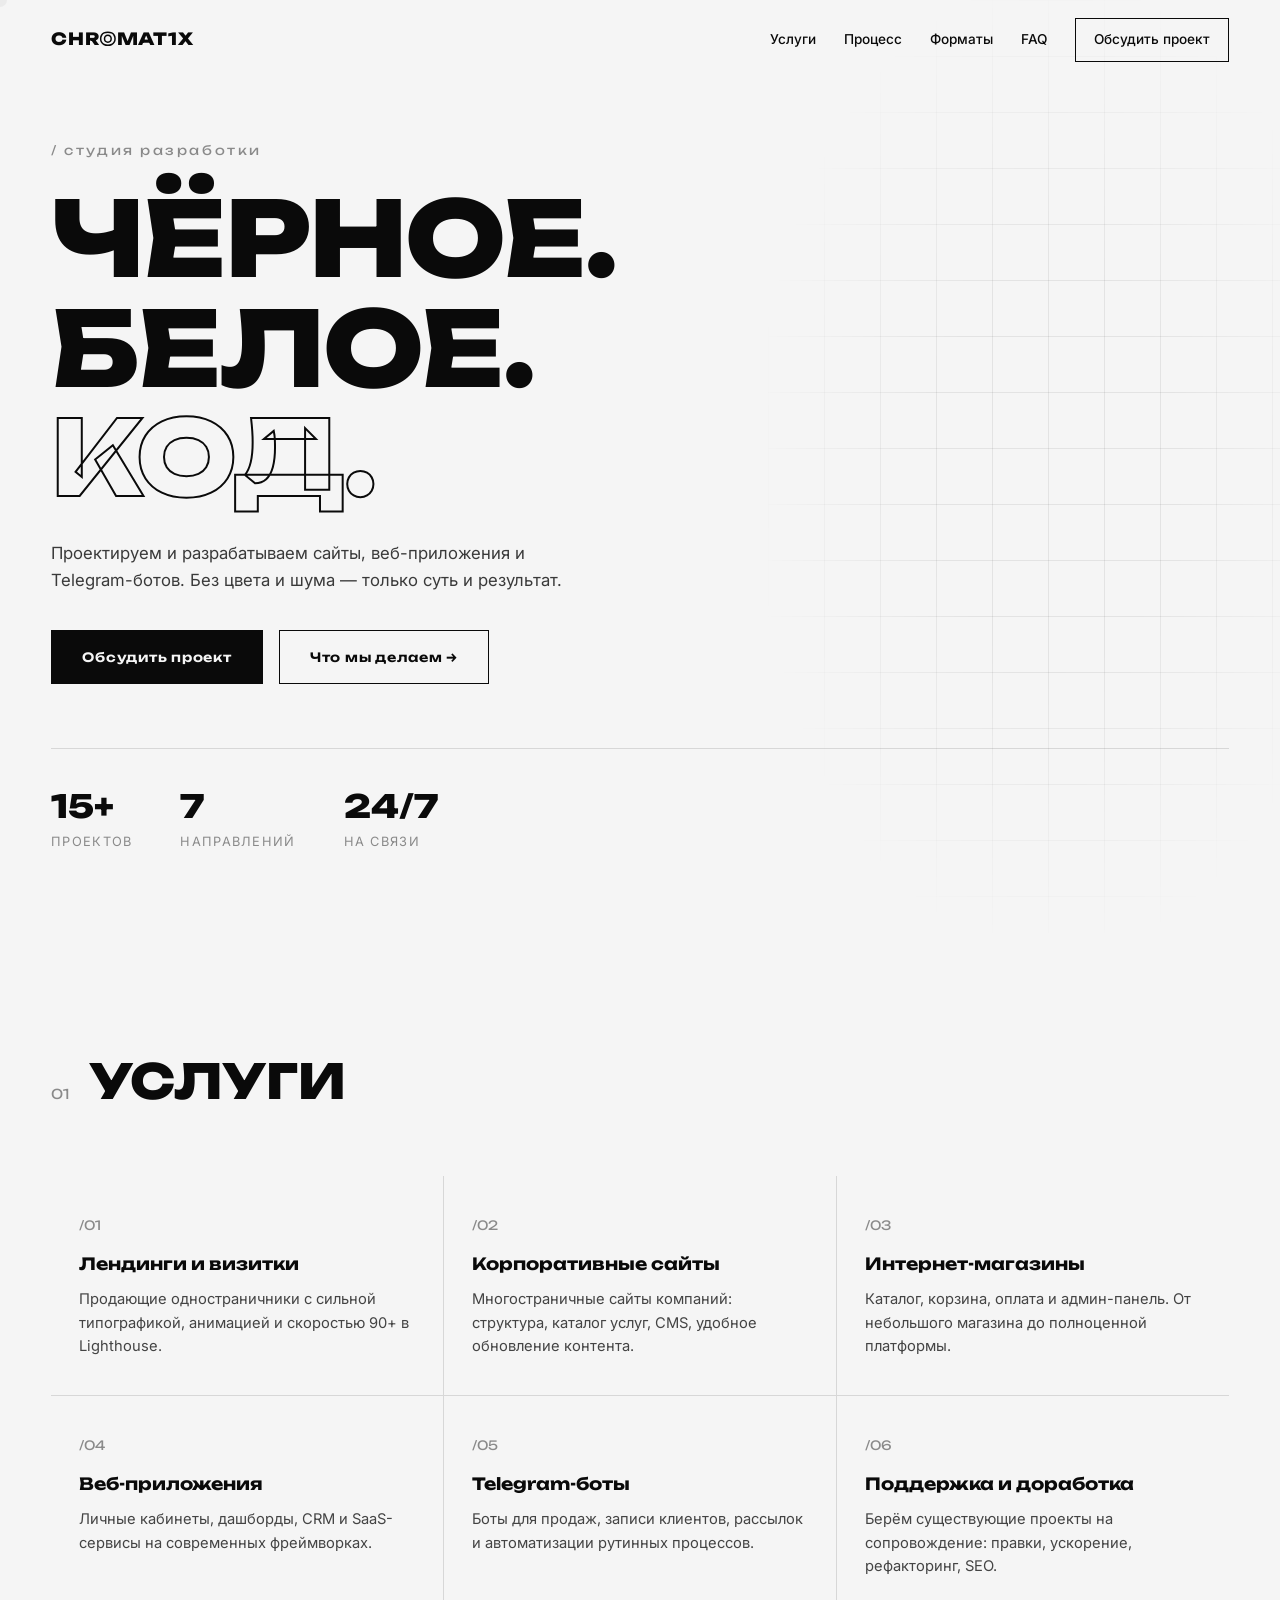
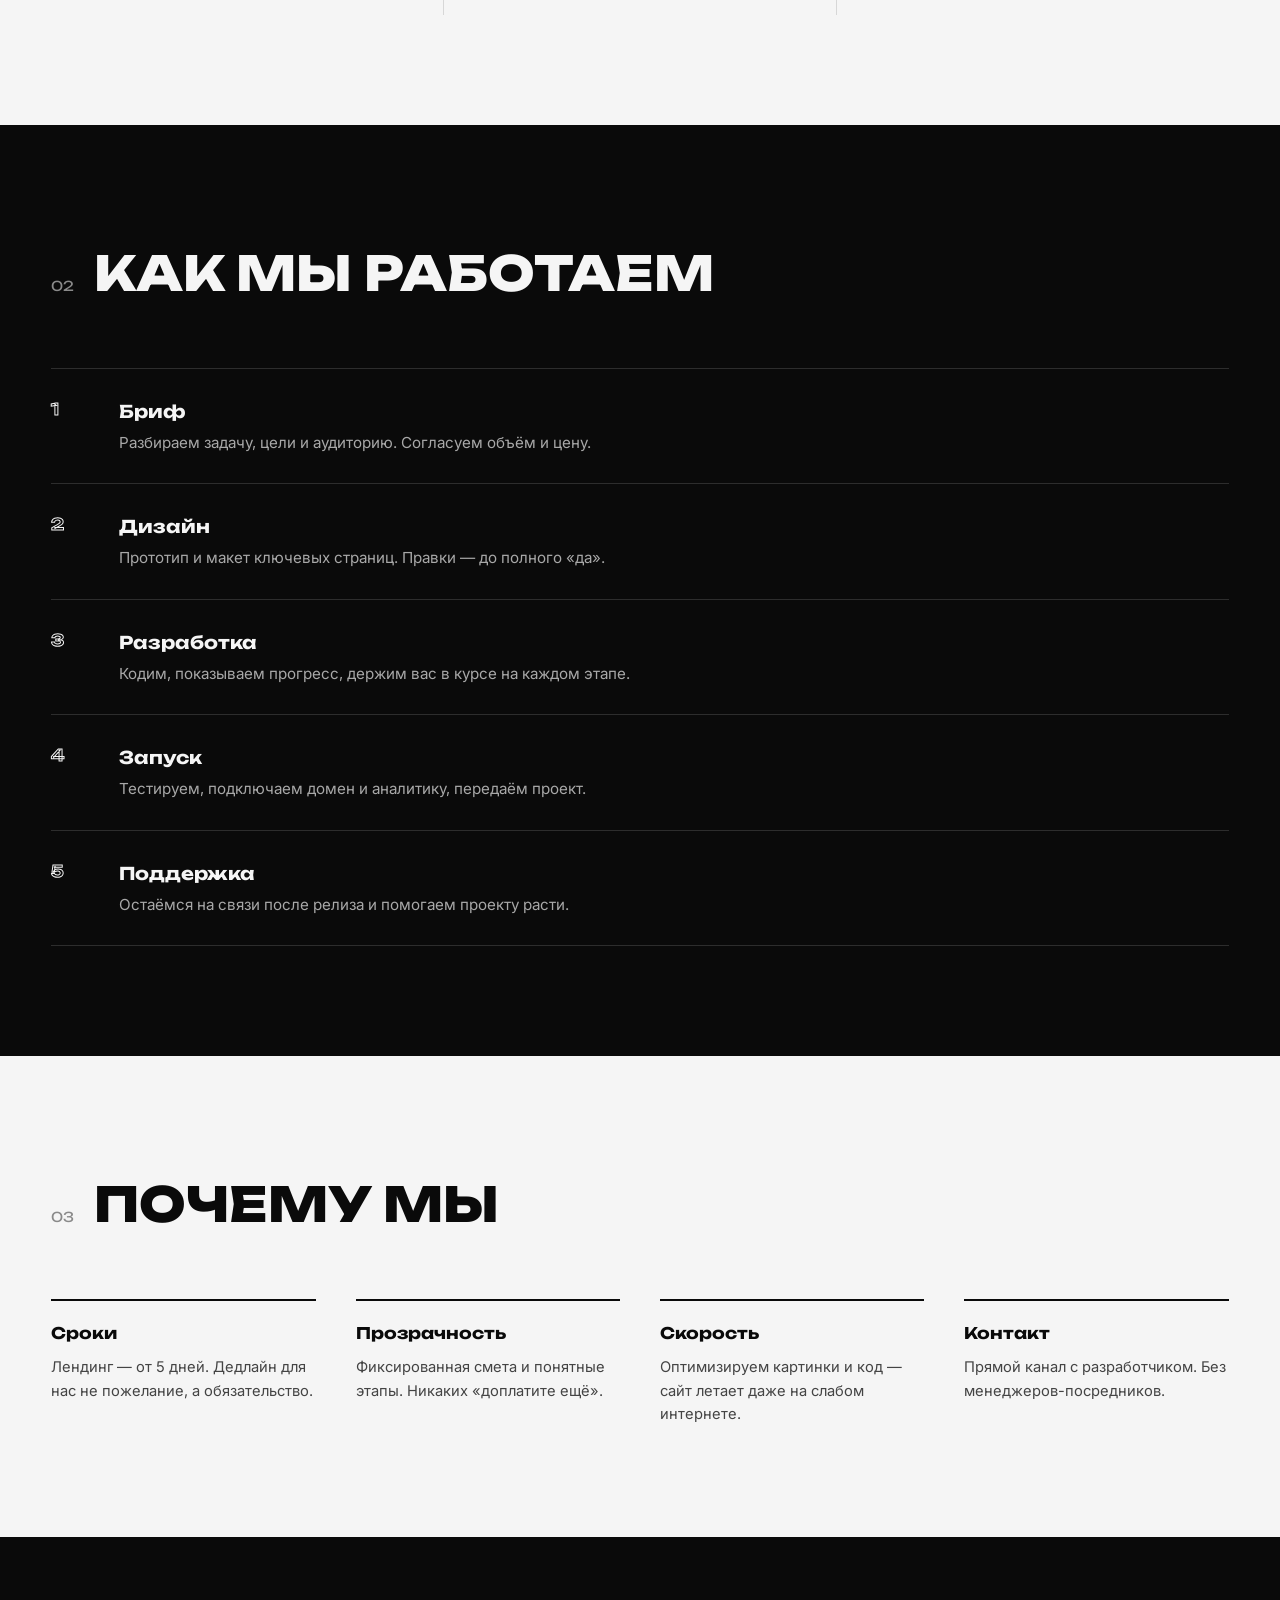
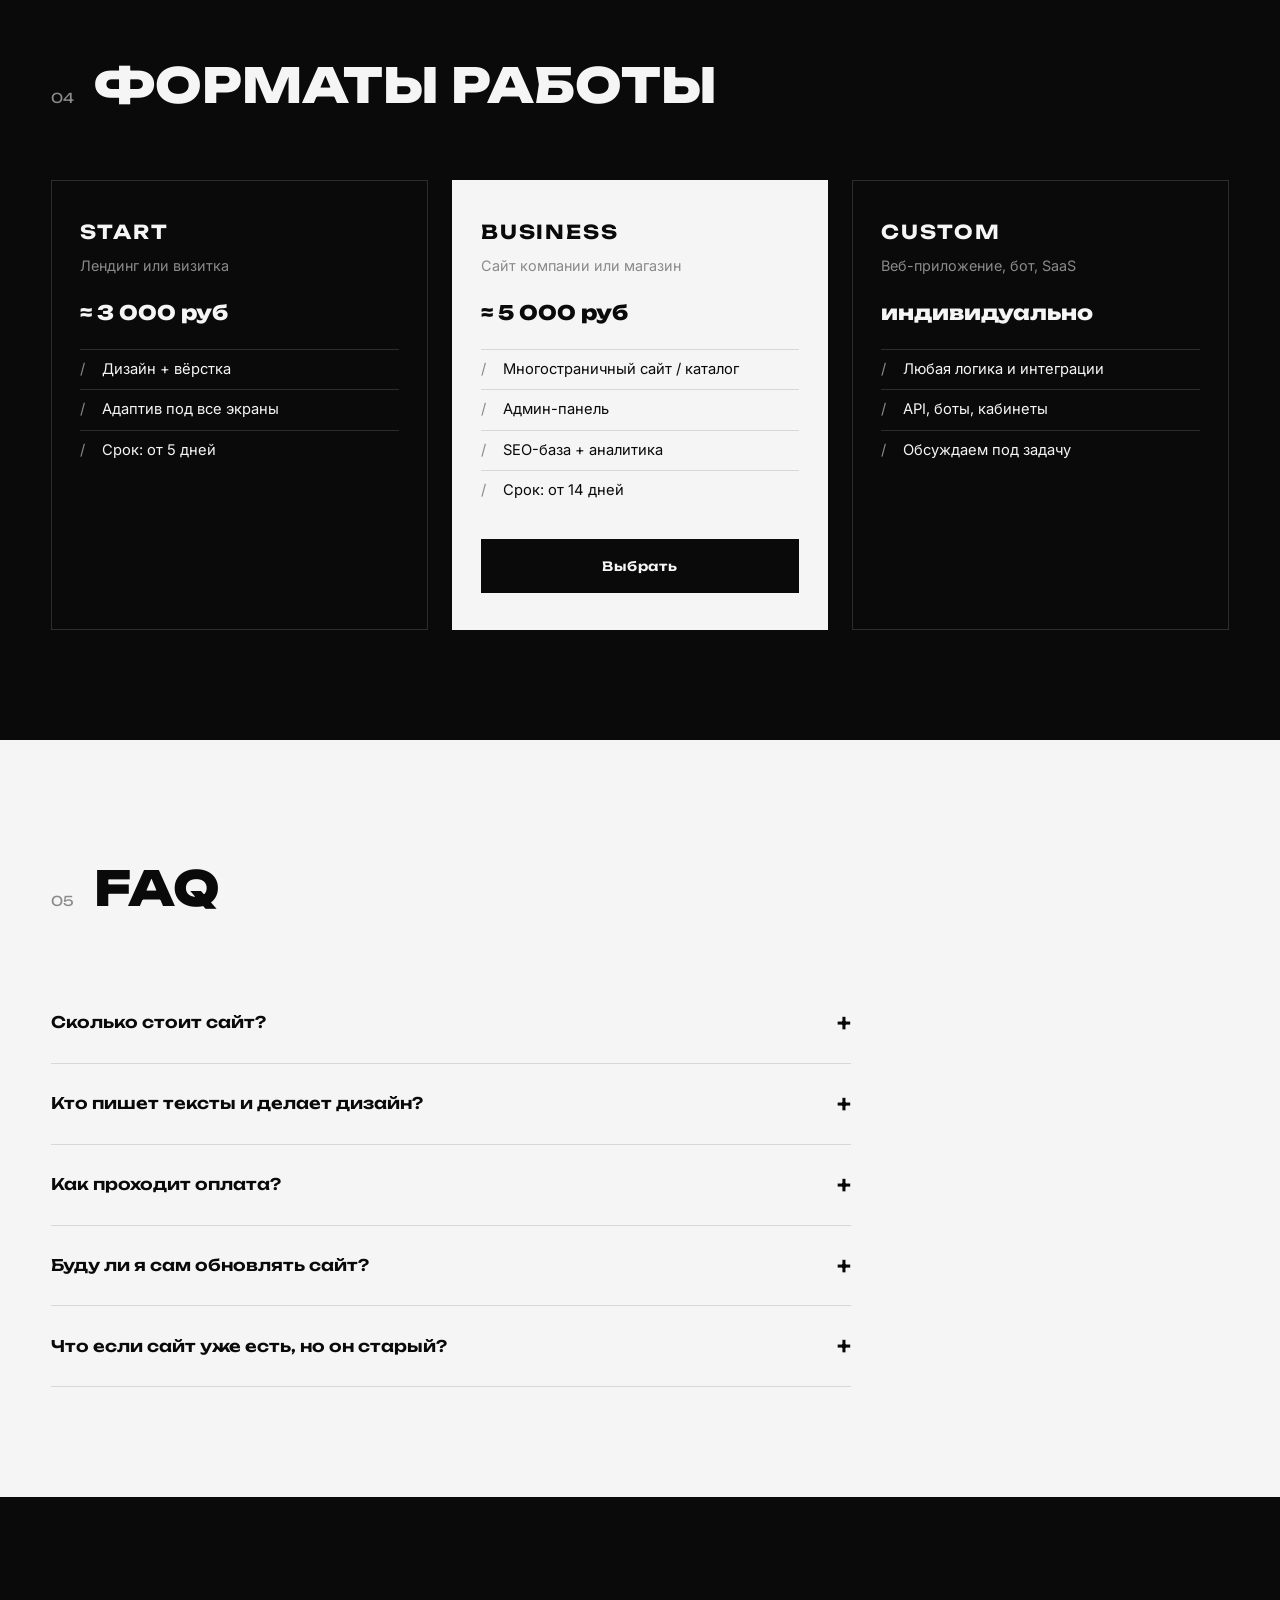
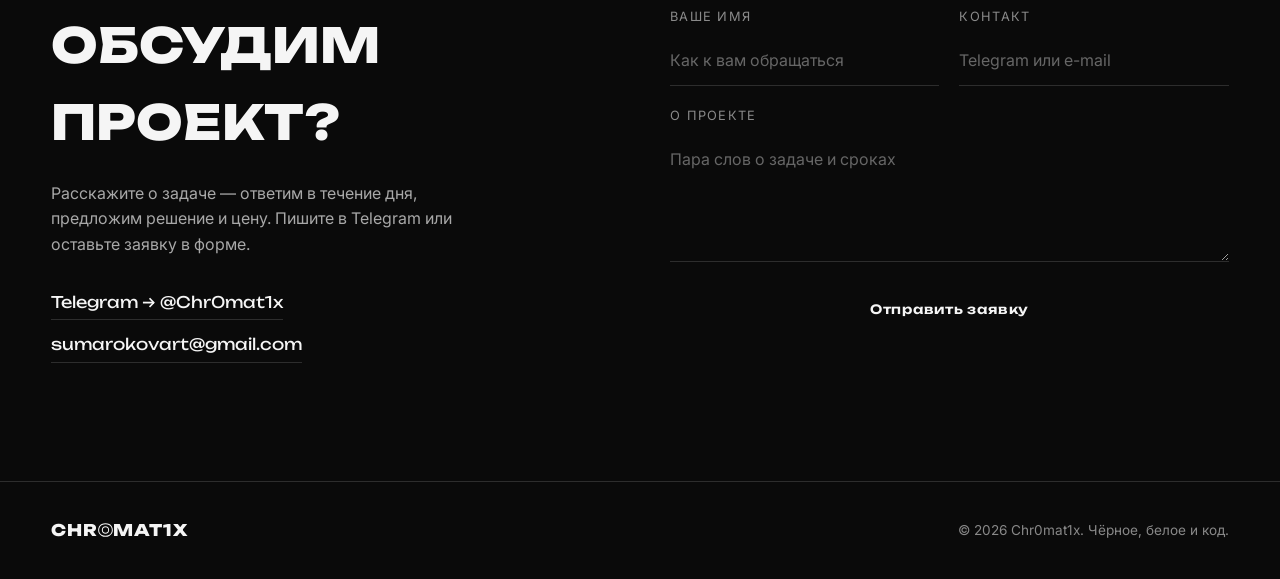
<file: index.html>
<!DOCTYPE html>
<html lang="ru">
<head>
  <meta charset="UTF-8">
  <meta name="viewport" content="width=device-width, initial-scale=1.0">
  <title>Chr0mat1x — разработка сайтов и цифровых продуктов</title>
  <meta name="description" content="Chr0mat1x — создаём сайты, веб-приложения и Telegram-ботов. Лендинги от 5 дней, чёрно-белый минимализм, фиксированная смета. Чёрное, белое и код.">
  <meta name="keywords" content="Chr0mat1x, разработка сайтов, создать сайт, лендинг, веб-разработка, telegram бот разработка, сайт под ключ">
  <meta name="author" content="Chr0mat1x">
  <link rel="canonical" href="https://chr0mat1x.github.io/chr0mat1x-site/">

  <!-- Open Graph: карточка при отправке ссылки в Telegram, VK, WhatsApp -->
  <meta property="og:type" content="website">
  <meta property="og:title" content="Chr0mat1x — разработка сайтов и цифровых продуктов">
  <meta property="og:description" content="Сайты, веб-приложения и Telegram-боты. Лендинг от 5 дней. Чёрное, белое и код.">
  <meta property="og:url" content="https://chr0mat1x.github.io/chr0mat1x-site/">
  <meta property="og:locale" content="ru_RU">

  <!-- Twitter card -->
  <meta name="twitter:card" content="summary">
  <meta name="twitter:title" content="Chr0mat1x — разработка сайтов">
  <meta name="twitter:description" content="Сайты, веб-приложения и Telegram-боты. Лендинг от 5 дней.">

  <!-- Порядок в поиске: не показывать форме «Найти похожие» дубли -->
  <meta name="robots" content="index, follow">

  <!-- Микроразметка для поисковиков -->
  <script type="application/ld+json">
  {
    "@context": "https://schema.org",
    "@type": "ProfessionalService",
    "name": "Chr0mat1x",
    "url": "https://chr0mat1x.github.io/chr0mat1x-site/",
    "description": "Разработка сайтов, веб-приложений и Telegram-ботов. Лендинги от 5 дней.",
    "email": "sumarokovart@gmail.com",
    "priceRange": "3000-5000 RUB",
    "makesOffer": [
      { "@type": "Offer", "itemOffered": { "@type": "Service", "name": "Лендинги и сайты-визитки" } },
      { "@type": "Offer", "itemOffered": { "@type": "Service", "name": "Корпоративные сайты и интернет-магазины" } },
      { "@type": "Offer", "itemOffered": { "@type": "Service", "name": "Веб-приложения и Telegram-боты" } }
    ]
  }
  </script>
  <link rel="preconnect" href="https://fonts.googleapis.com">
  <link rel="preconnect" href="https://fonts.gstatic.com" crossorigin>
  <link href="https://fonts.googleapis.com/css2?family=Unbounded:wght@400;600;800&family=Inter:wght@400;500;600&display=swap" rel="stylesheet">
  <link rel="stylesheet" href="css/style.css">
  <script>document.documentElement.classList.add('js');</script>
  <link rel="icon" href="data:image/svg+xml,<svg xmlns='http://www.w3.org/2000/svg' viewBox='0 0 100 100'><rect width='100' height='100' fill='black'/><text x='50' y='68' font-size='55' font-family='monospace' fill='white' text-anchor='middle'>C</text></svg>">
</head>
<body>

  <div class="preloader" id="preloader"><span class="preloader__text">CHR0MAT1X</span></div>
  <div class="cursor" id="cursor"></div>

  <header class="header" id="header">
    <div class="container header__inner">
      <a href="#hero" class="logo">CHR<span class="logo__accent">0</span>MAT1X</a>
      <nav class="nav" id="nav">
        <a href="#services" class="nav__link">Услуги</a>
        <a href="#process" class="nav__link">Процесс</a>
        <a href="#pricing" class="nav__link">Форматы</a>
        <a href="#faq" class="nav__link">FAQ</a>
        <a href="#contact" class="nav__link nav__link--cta">Обсудить проект</a>
      </nav>
      <button class="burger" id="burger" aria-label="Меню"><span></span><span></span><span></span></button>
    </div>
  </header>

  <section class="hero" id="hero">
    <div class="container">
      <p class="hero__tag reveal">/ студия разработки</p>
      <h1 class="hero__title">
        <span class="reveal">ЧЁРНОЕ.</span><br>
        <span class="reveal">БЕЛОЕ.</span><br>
        <span class="reveal hero__title-outline">КОД.</span>
      </h1>
      <p class="hero__sub reveal">Проектируем и разрабатываем сайты, веб-приложения и Telegram-ботов. Без цвета и шума — только суть и результат.</p>
      <div class="hero__actions reveal">
        <a href="#contact" class="btn btn--fill">Обсудить проект</a>
        <a href="#services" class="btn btn--ghost">Что мы делаем →</a>
      </div>
      <div class="hero__stats reveal">
        <div class="stat"><span class="stat__num">15+</span><span class="stat__label">проектов</span></div>
        <div class="stat"><span class="stat__num">7</span><span class="stat__label">направлений</span></div>
        <div class="stat"><span class="stat__num">24/7</span><span class="stat__label">на связи</span></div>
      </div>
    </div>
    <div class="hero__grid" aria-hidden="true"></div>
  </section>

  <section class="section" id="services">
    <div class="container">
      <div class="section__head reveal">
        <span class="section__num">01</span>
        <h2 class="section__title">Услуги</h2>
      </div>
      <div class="services">
        <article class="service reveal">
          <span class="service__index">/01</span>
          <h3>Лендинги и визитки</h3>
          <p>Продающие одностраничники с сильной типографикой, анимацией и скоростью 90+ в Lighthouse.</p>
        </article>
        <article class="service reveal">
          <span class="service__index">/02</span>
          <h3>Корпоративные сайты</h3>
          <p>Многостраничные сайты компаний: структура, каталог услуг, CMS, удобное обновление контента.</p>
        </article>
        <article class="service reveal">
          <span class="service__index">/03</span>
          <h3>Интернет-магазины</h3>
          <p>Каталог, корзина, оплата и админ-панель. От небольшого магазина до полноценной платформы.</p>
        </article>
        <article class="service reveal">
          <span class="service__index">/04</span>
          <h3>Веб-приложения</h3>
          <p>Личные кабинеты, дашборды, CRM и SaaS-сервисы на современных фреймворках.</p>
        </article>
        <article class="service reveal">
          <span class="service__index">/05</span>
          <h3>Telegram-боты</h3>
          <p>Боты для продаж, записи клиентов, рассылок и автоматизации рутинных процессов.</p>
        </article>
        <article class="service reveal">
          <span class="service__index">/06</span>
          <h3>Поддержка и доработка</h3>
          <p>Берём существующие проекты на сопровождение: правки, ускорение, рефакторинг, SEO.</p>
        </article>
      </div>
    </div>
  </section>

  <section class="section section--dark" id="process">
    <div class="container">
      <div class="section__head reveal">
        <span class="section__num">02</span>
        <h2 class="section__title">Как мы работаем</h2>
      </div>
      <ol class="process">
        <li class="process__step reveal"><span class="process__num">1</span><div><h3>Бриф</h3><p>Разбираем задачу, цели и аудиторию. Согласуем объём и цену.</p></div></li>
        <li class="process__step reveal"><span class="process__num">2</span><div><h3>Дизайн</h3><p>Прототип и макет ключевых страниц. Правки — до полного «да».</p></div></li>
        <li class="process__step reveal"><span class="process__num">3</span><div><h3>Разработка</h3><p>Кодим, показываем прогресс, держим вас в курсе на каждом этапе.</p></div></li>
        <li class="process__step reveal"><span class="process__num">4</span><div><h3>Запуск</h3><p>Тестируем, подключаем домен и аналитику, передаём проект.</p></div></li>
        <li class="process__step reveal"><span class="process__num">5</span><div><h3>Поддержка</h3><p>Остаёмся на связи после релиза и помогаем проекту расти.</p></div></li>
      </ol>
    </div>
  </section>

  <section class="section" id="why">
    <div class="container">
      <div class="section__head reveal">
        <span class="section__num">03</span>
        <h2 class="section__title">Почему мы</h2>
      </div>
      <div class="why">
        <div class="why__item reveal"><h3>Сроки</h3><p>Лендинг — от 5 дней. Дедлайн для нас не пожелание, а обязательство.</p></div>
        <div class="why__item reveal"><h3>Прозрачность</h3><p>Фиксированная смета и понятные этапы. Никаких «доплатите ещё».</p></div>
        <div class="why__item reveal"><h3>Скорость</h3><p>Оптимизируем картинки и код — сайт летает даже на слабом интернете.</p></div>
        <div class="why__item reveal"><h3>Контакт</h3><p>Прямой канал с разработчиком. Без менеджеров-посредников.</p></div>
      </div>
    </div>
  </section>

  <section class="section section--dark" id="pricing">
    <div class="container">
      <div class="section__head reveal">
        <span class="section__num">04</span>
        <h2 class="section__title">Форматы работы</h2>
      </div>
      <div class="pricing">
        <article class="price reveal">
          <h3>START</h3>
          <p class="price__desc">Лендинг или визитка</p>
          <p class="price__value">≈ 3 000 руб</p>
          <ul><li>Дизайн + вёрстка</li><li>Адаптив под все экраны</li><li>Срок: от 5 дней</li></ul>
          <a href="#contact" class="btn btn--ghost btn--wide">Выбрать</a>
        </article>
        <article class="price price--featured reveal">
          <h3>BUSINESS</h3>
          <p class="price__desc">Сайт компании или магазин</p>
          <p class="price__value">≈ 5 000 руб</p>
          <ul><li>Многостраничный сайт / каталог</li><li>Админ-панель</li><li>SEO-база + аналитика</li><li>Срок: от 14 дней</li></ul>
          <a href="#contact" class="btn btn--fill btn--wide">Выбрать</a>
        </article>
        <article class="price reveal">
          <h3>CUSTOM</h3>
          <p class="price__desc">Веб-приложение, бот, SaaS</p>
          <p class="price__value">индивидуально</p>
          <ul><li>Любая логика и интеграции</li><li>API, боты, кабинеты</li><li>Обсуждаем под задачу</li></ul>
          <a href="#contact" class="btn btn--ghost btn--wide">Обсудить</a>
        </article>
      </div>
    </div>
  </section>

  <section class="section" id="faq">
    <div class="container">
      <div class="section__head reveal">
        <span class="section__num">05</span>
        <h2 class="section__title">FAQ</h2>
      </div>
      <div class="faq">
        <details class="faq__item reveal">
          <summary>Сколько стоит сайт?</summary>
          <p>Ориентировочно от 3 000 до 5 000 руб в зависимости от объёма и задачи. После короткого брифа называем точную стоимость — она фиксируется в смете и в процессе не растёт.</p>
        </details>
        <details class="faq__item reveal">
          <summary>Кто пишет тексты и делает дизайн?</summary>
          <p>Дизайн делаем сами. Тексты можем взять на себя или поработать с вашим контентом — обсудим на брифе.</p>
        </details>
        <details class="faq__item reveal">
          <summary>Как проходит оплата?</summary>
          <p>По этапам: 50% предоплата, остаток после приёмки. Работаем по договору или как самозанятые — как удобно вам.</p>
        </details>
        <details class="faq__item reveal">
          <summary>Буду ли я сам обновлять сайт?</summary>
          <p>Да. Подключаем удобную админ-панель и записываем короткую инструкцию. Либо просто напишите нам — поможем.</p>
        </details>
        <details class="faq__item reveal">
          <summary>Что если сайт уже есть, но он старый?</summary>
          <p>Проведём аудит и честно скажем: лучше редизайн или доработка. Берём проекты на поддержку и ускоряем их.</p>
        </details>
      </div>
    </div>
  </section>

  <section class="section section--dark" id="contact">
    <div class="container contact">
      <div class="contact__left reveal">
        <h2 class="section__title">Обсудим проект?</h2>
        <p class="contact__text">Расскажите о задаче — ответим в течение дня, предложим решение и цену. Пишите в Telegram или оставьте заявку в форме.</p>
        <div class="contact__links">
          <a href="https://t.me/Chr0mat1x" class="contact__link" target="_blank" rel="noopener">Telegram → @Chr0mat1x</a>
          <a href="mailto:sumarokovart@gmail.com" class="contact__link">sumarokovart@gmail.com</a>
        </div>
      </div>
      <form class="form reveal" id="form" action="https://formspree.io/f/xrpgkdze" method="POST" novalidate>
        <input type="hidden" name="_subject" value="Заявка с сайта Chr0mat1x">
        <input type="hidden" name="_template" value="table">
        <div class="form__row">
          <label class="form__field">
            <span>Ваше имя</span>
            <input type="text" name="name" placeholder="Как к вам обращаться" required>
          </label>
          <label class="form__field">
            <span>Контакт</span>
            <input type="text" name="contact" placeholder="Telegram или e-mail" required>
          </label>
        </div>
        <label class="form__field">
          <span>О проекте</span>
          <textarea name="message" rows="4" placeholder="Пара слов о задаче и сроках"></textarea>
        </label>
        <button type="submit" class="btn btn--fill btn--wide" id="submitBtn">Отправить заявку</button>
        <p class="form__status" id="formStatus"></p>
      </form>
    </div>
  </section>

  <footer class="footer">
    <div class="container footer__inner">
      <span class="footer__logo">CHR<span>0</span>MAT1X</span>
      <p class="footer__copy">© 2026 Chr0mat1x. Чёрное, белое и код.</p>
    </div>
  </footer>

  <script src="js/script.js"></script>
</body>
</html>
</file>
<file: css/style.css>
/* ============ RESET / BASE ============ */
*, *::before, *::after { box-sizing: border-box; margin: 0; padding: 0; }

:root {
  --black: #0a0a0a;
  --white: #f5f5f5;
  --gray: #8a8a8a;
  --line: rgba(255,255,255,.14);
  --font-display: 'Unbounded', sans-serif;
  --font-body: 'Inter', sans-serif;
}

html { scroll-behavior: smooth; }

body {
  font-family: var(--font-body);
  background: var(--white);
  color: var(--black);
  line-height: 1.6;
  overflow-x: hidden;
  -webkit-tap-highlight-color: transparent;
}

/* Блокировка прокрутки при открытом мобильном меню */
body.menu-locked { overflow: hidden; }

img { max-width: 100%; display: block; }
a { color: inherit; text-decoration: none; }
button { font: inherit; cursor: pointer; }

.container { width: min(1200px, 92%); margin: 0 auto; }

/* Отступ при переходе по якорям, чтобы фикс-шапка не накрывала заголовки */
section[id] { scroll-margin-top: 90px; }

::selection { background: var(--black); color: var(--white); }

/* ============ PRELOADER ============ */
.preloader {
  position: fixed; inset: 0; z-index: 1000;
  background: var(--black);
  display: flex; align-items: center; justify-content: center;
  transition: opacity .6s ease, visibility .6s;
  /* Страховка: если JS не сработает, прелоадер исчезнет сам */
  animation: preloaderAutoHide 0s linear 2.5s forwards;
}
@keyframes preloaderAutoHide {
  to { opacity: 0; visibility: hidden; }
}
.preloader--hidden { opacity: 0; visibility: hidden; }
.preloader__text {
  font-family: var(--font-display);
  color: var(--white); letter-spacing: .3em;
  animation: blink 1s steps(2) infinite;
}
@keyframes blink { 50% { opacity: .2; } }

/* ============ CURSOR ============ */
.cursor {
  position: fixed; top: 0; left: 0; z-index: 999;
  width: 14px; height: 14px;
  background: var(--black);
  border-radius: 50%;
  pointer-events: none;
  transform: translate(-50%, -50%);
  transition: width .25s, height .25s, background .25s;
  mix-blend-mode: difference;
}
.cursor--big { width: 56px; height: 56px; }
@media (hover: none) { .cursor { display: none; } }

/* ============ HEADER ============ */
.header {
  position: fixed; top: 0; left: 0; right: 0; z-index: 100;
  padding: 18px 0;
  transition: background .3s, padding .3s, border-color .3s;
  border-bottom: 1px solid transparent;
}
.header--scrolled {
  background: rgba(245,245,245,.9);
  backdrop-filter: blur(10px);
  border-bottom-color: rgba(0,0,0,.1);
  padding: 12px 0;
}
.header__inner { display: flex; align-items: center; justify-content: space-between; }

.logo {
  font-family: var(--font-display);
  font-weight: 800; font-size: 1.05rem; letter-spacing: .05em;
}
.logo__accent { color: transparent; -webkit-text-stroke: 1.5px var(--black); }

.nav { display: flex; align-items: center; gap: 28px; }
.nav__link { font-size: .85rem; font-weight: 500; position: relative; }
.nav__link::after {
  content: ''; position: absolute; left: 0; bottom: -4px;
  width: 0; height: 2px; background: currentColor;
  transition: width .3s;
}
.nav__link:hover::after { width: 100%; }
.nav__link--cta {
  border: 1px solid var(--black);
  padding: 10px 18px;
  transition: background .3s, color .3s;
}
.nav__link--cta:hover { background: var(--black); color: var(--white); }
.nav__link--cta::after { display: none; }

.burger { display: none; background: none; border: 0; width: 32px; flex-direction: column; gap: 6px; }
.burger span { height: 2px; background: var(--black); transition: transform .3s, opacity .3s; }
.burger--open span:nth-child(1) { transform: translateY(8px) rotate(45deg); }
.burger--open span:nth-child(2) { opacity: 0; }
.burger--open span:nth-child(3) { transform: translateY(-8px) rotate(-45deg); }

/* ============ BUTTONS ============ */
.btn {
  display: inline-block;
  font-family: var(--font-display);
  font-size: .8rem; font-weight: 600; letter-spacing: .06em;
  padding: 16px 30px;
  transition: background .3s, color .3s, transform .3s;
}
.btn--fill { background: var(--black); color: var(--white); border: 1px solid var(--black); }
.btn--fill:hover { background: var(--white); color: var(--black); }
.btn--ghost { border: 1px solid var(--black); color: var(--black); }
.btn--ghost:hover { background: var(--black); color: var(--white); }
.btn--wide { width: 100%; text-align: center; }

/* ============ HERO ============ */
.hero {
  position: relative;
  min-height: 100vh;
  min-height: 100svh; /* корректная высота на мобильных с адресной строкой */
  display: flex; flex-direction: column; justify-content: center;
  padding: 140px 0 80px;
  overflow: hidden;
}
.hero__tag {
  font-family: var(--font-display);
  font-size: .8rem; letter-spacing: .2em;
  color: var(--gray);
  margin-bottom: 24px;
}
.hero__title {
  font-family: var(--font-display);
  font-weight: 800;
  font-size: clamp(2.6rem, 9vw, 6.5rem);
  line-height: 1.05;
  text-transform: uppercase;
  letter-spacing: -.02em;
}
.hero__title-outline {
  color: transparent;
  -webkit-text-stroke: 2px var(--black);
}
.hero__sub {
  max-width: 560px;
  margin: 28px 0 36px;
  font-size: 1.05rem;
  color: #3a3a3a;
}
.hero__actions { display: flex; gap: 16px; flex-wrap: wrap; }
.hero__stats {
  display: flex; gap: 48px;
  margin-top: 64px;
  padding-top: 32px;
  border-top: 1px solid rgba(0,0,0,.12);
}
.stat { display: flex; flex-direction: column; }
.stat__num { font-family: var(--font-display); font-weight: 800; font-size: 2rem; }
.stat__label { font-size: .8rem; color: var(--gray); text-transform: uppercase; letter-spacing: .1em; }

.hero__grid {
  position: absolute; top: 0; right: -5%;
  width: 45%; height: 100%;
  background-image:
    linear-gradient(rgba(0,0,0,.07) 1px, transparent 1px),
    linear-gradient(90deg, rgba(0,0,0,.07) 1px, transparent 1px);
  background-size: 56px 56px;
  mask-image: radial-gradient(ellipse at center, black 30%, transparent 75%);
  -webkit-mask-image: radial-gradient(ellipse at center, black 30%, transparent 75%);
  z-index: -1;
}

/* ============ SECTIONS ============ */
.section { padding: 110px 0; }
.section--dark { background: var(--black); color: var(--white); }

.section__head {
  display: flex; align-items: baseline; gap: 20px;
  margin-bottom: 56px;
}
.section__num {
  font-family: var(--font-display);
  font-size: .85rem;
  color: var(--gray);
}
.section__title {
  font-family: var(--font-display);
  font-weight: 800;
  font-size: clamp(1.8rem, 4.5vw, 3rem);
  text-transform: uppercase;
}

/* ============ SERVICES ============ */
.services { display: grid; grid-template-columns: repeat(3, 1fr); gap: 1px; background: rgba(0,0,0,.12); }
.service {
  background: var(--white);
  padding: 36px 28px;
  transition: background .3s, color .3s;
}
.service:hover { background: var(--black); color: var(--white); }
.service__index { font-family: var(--font-display); font-size: .8rem; color: var(--gray); }
.service h3 {
  font-family: var(--font-display);
  font-size: 1.05rem; margin: 14px 0 10px;
}
.service p { font-size: .92rem; color: #444; transition: color .3s; }
.service:hover p { color: #bbb; }

/* ============ PROCESS ============ */
.process { list-style: none; counter-reset: step; }
.process__step {
  display: flex; gap: 28px; align-items: flex-start;
  padding: 28px 0;
  border-top: 1px solid var(--line);
  transition: padding-left .3s;
}
.process__step:last-child { border-bottom: 1px solid var(--line); }
.process__step:hover { padding-left: 16px; }
.process__num {
  font-family: var(--font-display);
  font-size: 1rem; font-weight: 600;
  color: transparent;
  -webkit-text-stroke: 1px var(--white);
  min-width: 40px;
}
.process__step h3 { font-family: var(--font-display); font-size: 1.1rem; margin-bottom: 6px; }
.process__step p { color: #a8a8a8; font-size: .95rem; max-width: 560px; }

/* ============ WHY ============ */
.why { display: grid; grid-template-columns: repeat(4, 1fr); gap: 40px; }
.why__item { border-top: 2px solid var(--black); padding-top: 20px; }
.why__item h3 { font-family: var(--font-display); font-size: 1rem; margin-bottom: 10px; }
.why__item p { font-size: .92rem; color: #444; }

/* ============ PRICING ============ */
.pricing { display: grid; grid-template-columns: repeat(3, 1fr); gap: 24px; align-items: stretch; }
.price {
  border: 1px solid var(--line);
  padding: 36px 28px;
  display: flex; flex-direction: column;
  transition: border-color .3s, transform .3s;
}
.price:hover { border-color: var(--white); transform: translateY(-6px); }
.price--featured { background: var(--white); color: var(--black); border-color: var(--white); }
.price h3 { font-family: var(--font-display); font-size: 1.2rem; letter-spacing: .1em; }
.price__desc { font-size: .9rem; color: var(--gray); margin: 6px 0 20px; }
.price__value { font-family: var(--font-display); font-weight: 800; font-size: 1.25rem; margin-bottom: 20px; }
.price ul { list-style: none; margin-bottom: 28px; flex-grow: 1; }
.price li { font-size: .92rem; padding: 8px 0 8px 22px; border-top: 1px solid var(--line); position: relative; }
.price--featured li { border-top-color: rgba(0,0,0,.12); }
.price li::before { content: '/'; position: absolute; left: 0; color: var(--gray); }
.price--featured .btn--fill { background: var(--black); color: var(--white); border-color: var(--black); }
.price--featured .btn--fill:hover { background: transparent; color: var(--black); }
.price--featured .btn--ghost { color: var(--black); border-color: var(--black); }
.price--featured .btn--ghost:hover { background: var(--black); color: var(--white); }

/* ============ FAQ ============ */
.faq { max-width: 800px; }
.faq__item { border-bottom: 1px solid rgba(0,0,0,.12); }
.faq__item summary {
  font-family: var(--font-display);
  font-size: 1rem; font-weight: 600;
  padding: 22px 0;
  cursor: pointer;
  list-style: none;
  display: flex; justify-content: space-between; align-items: center;
  transition: opacity .2s;
}
.faq__item summary::-webkit-details-marker { display: none; }
.faq__item summary::after { content: '+'; font-size: 1.4rem; transition: transform .3s; }
.faq__item[open] summary::after { transform: rotate(45deg); }
.faq__item p { padding: 0 0 22px; color: #444; max-width: 640px; }

/* ============ CONTACT ============ */
.contact { display: grid; grid-template-columns: 1fr 1fr; gap: 60px; align-items: start; }
.contact__text { color: #a8a8a8; margin: 20px 0 32px; max-width: 440px; }
.contact__links { display: flex; flex-direction: column; gap: 12px; }
.contact__link {
  font-family: var(--font-display);
  font-size: 1rem;
  width: fit-content;
  border-bottom: 1px solid var(--line);
  padding-bottom: 4px;
  transition: border-color .3s;
}
.contact__link:hover { border-color: var(--white); }

.form__row { display: grid; grid-template-columns: 1fr 1fr; gap: 20px; }
.form__field { display: flex; flex-direction: column; gap: 8px; margin-bottom: 20px; }
.form__field span { font-size: .8rem; text-transform: uppercase; letter-spacing: .1em; color: var(--gray); }
.form__field input,
.form__field textarea {
  font: inherit; color: var(--white);
  background: transparent;
  border: 0; border-bottom: 1px solid var(--line);
  padding: 12px 0;
  outline: none;
  resize: vertical;
  transition: border-color .3s;
}
.form__field input::placeholder,
.form__field textarea::placeholder { color: #666; }
.form__field input:focus,
.form__field textarea:focus { border-bottom-color: var(--white); }
.form__field input.invalid,
.form__field textarea.invalid { border-bottom-color: #fff; background: rgba(255,255,255,.06); }
.form__status { margin-top: 14px; font-size: .9rem; min-height: 1.4em; }
.form__status--ok { color: #fff; }
.form__status--err { color: #ddd; text-decoration: underline; }

/* ============ FOOTER ============ */
.footer { background: var(--black); color: var(--white); padding: 36px 0; border-top: 1px solid var(--line); }
.footer__inner { display: flex; justify-content: space-between; align-items: center; flex-wrap: wrap; gap: 12px; }
.footer__logo { font-family: var(--font-display); font-weight: 800; letter-spacing: .05em; }
.footer__logo span { color: transparent; -webkit-text-stroke: 1px var(--white); }
.footer__copy { font-size: .85rem; color: #888; }

/* ============ REVEAL ============ */
/* Анимация появления — только когда JS точно работает (класс .js на <html>) */
html.js .reveal {
  opacity: 0;
  transform: translateY(30px);
  transition: opacity .8s ease, transform .8s ease;
}
html.js .reveal--visible { opacity: 1; transform: translateY(0); }
/* Страховка: если JS включён, но IntersectionObserver не сработал за 3 сек — показываем всё */
html.js.reveal-fallback .reveal { opacity: 1; transform: none; }

/* ============ RESPONSIVE ============ */
@media (max-width: 960px) {
  .services { grid-template-columns: repeat(2, 1fr); }
  .why { grid-template-columns: repeat(2, 1fr); gap: 28px; }
  .pricing { grid-template-columns: 1fr; max-width: 520px; margin: 0 auto; }
  .contact { grid-template-columns: 1fr; gap: 40px; }
}

@media (max-width: 720px) {
  /* --- Мобильное меню --- */
  .nav {
    position: fixed; inset: 0;
    background: var(--black);
    flex-direction: column; justify-content: center;
    gap: 36px;
    transform: translateY(-100%);
    transition: transform .4s ease;
  }
  .nav--open { transform: translateY(0); }
  .nav__link { color: var(--white); font-size: 1.3rem; padding: 8px 20px; }
  .nav__link--cta { border-color: var(--white); }
  .nav__link--cta:hover { background: var(--white); color: var(--black); }
  .burger { display: flex; position: relative; z-index: 110; padding: 10px; margin: -10px; }
  .burger--open span { background: var(--white); }

  /* --- Hero --- */
  .hero { padding: 120px 0 60px; }
  .hero__sub { font-size: 1rem; }
  .hero__actions { flex-direction: column; }
  .hero__actions .btn { width: 100%; text-align: center; padding: 18px 24px; }
  .hero__stats { gap: 24px 36px; flex-wrap: wrap; margin-top: 44px; }
  .stat__num { font-size: 1.6rem; }

  /* --- Секции --- */
  .section { padding: 72px 0; }
  .section__head { margin-bottom: 40px; }
  .section__title { font-size: 1.7rem; }

  /* --- Сетки в одну колонку --- */
  .services { grid-template-columns: 1fr; }
  .why { grid-template-columns: 1fr; }
  .form__row { grid-template-columns: 1fr; }
  .service { padding: 28px 20px; }
  .price { padding: 28px 20px; }

  /* --- Прочее --- */
  .faq__item summary { font-size: .95rem; padding: 18px 0; }
  .footer__inner { flex-direction: column; text-align: center; justify-content: center; }
  .hero__grid { display: none; }
}

@media (max-width: 480px) {
  .container { width: 90%; }
  .hero { padding: 110px 0 50px; }
  .hero__title { font-size: clamp(2.2rem, 13vw, 3rem); }
  .logo { font-size: .95rem; }
  .section { padding: 60px 0; }
  .section__title { font-size: 1.5rem; }
  .section__head { gap: 12px; margin-bottom: 32px; }
  .stat__num { font-size: 1.4rem; }
  .stat__label { font-size: .72rem; }
  .process__step { gap: 16px; }
  .process__num { min-width: 28px; }
  .price__value { font-size: 1.1rem; }
  .contact__link { font-size: .9rem; }
  .btn { padding: 15px 22px; font-size: .75rem; }
}

/* Уважаем настройку «уменьшить анимацию» */
@media (prefers-reduced-motion: reduce) {
  html { scroll-behavior: auto; }
  html.js .reveal { opacity: 1; transform: none; transition: none; }
  .preloader { animation: none; opacity: 0; visibility: hidden; }
}
</file>
